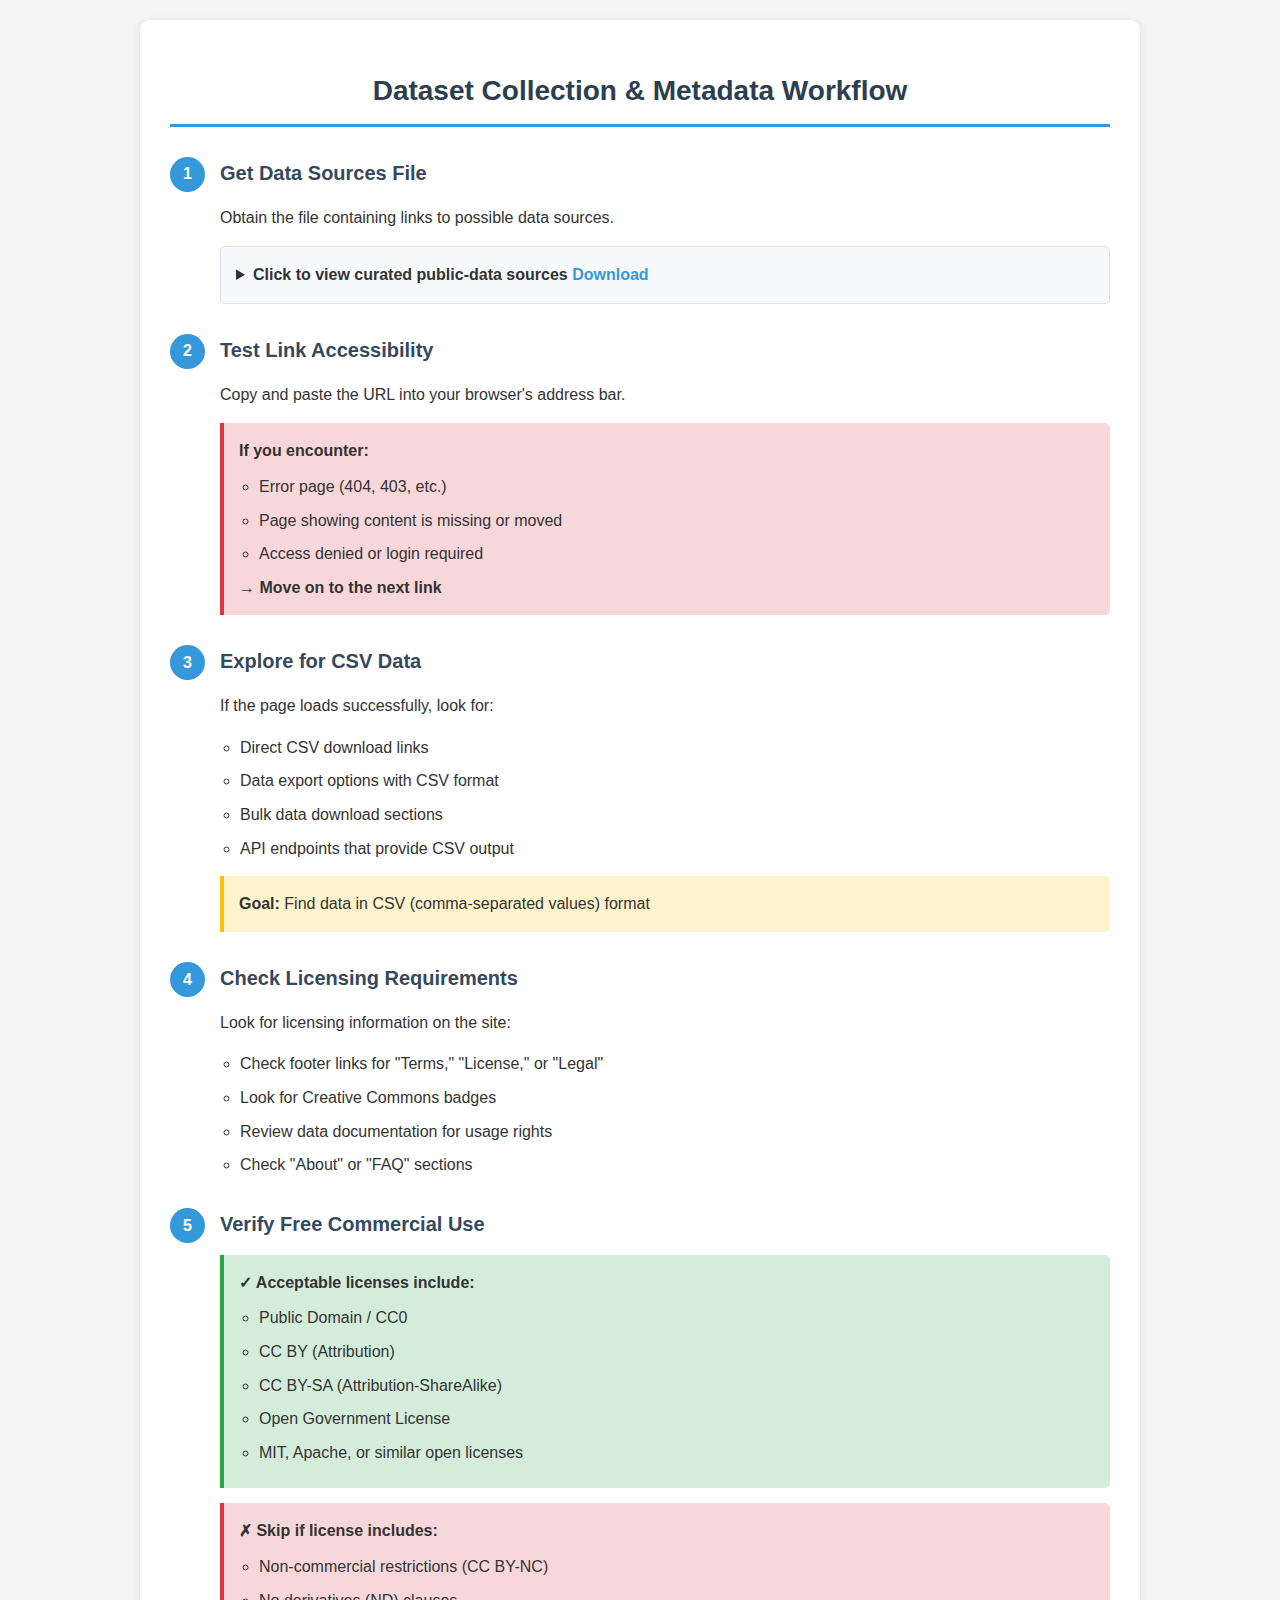
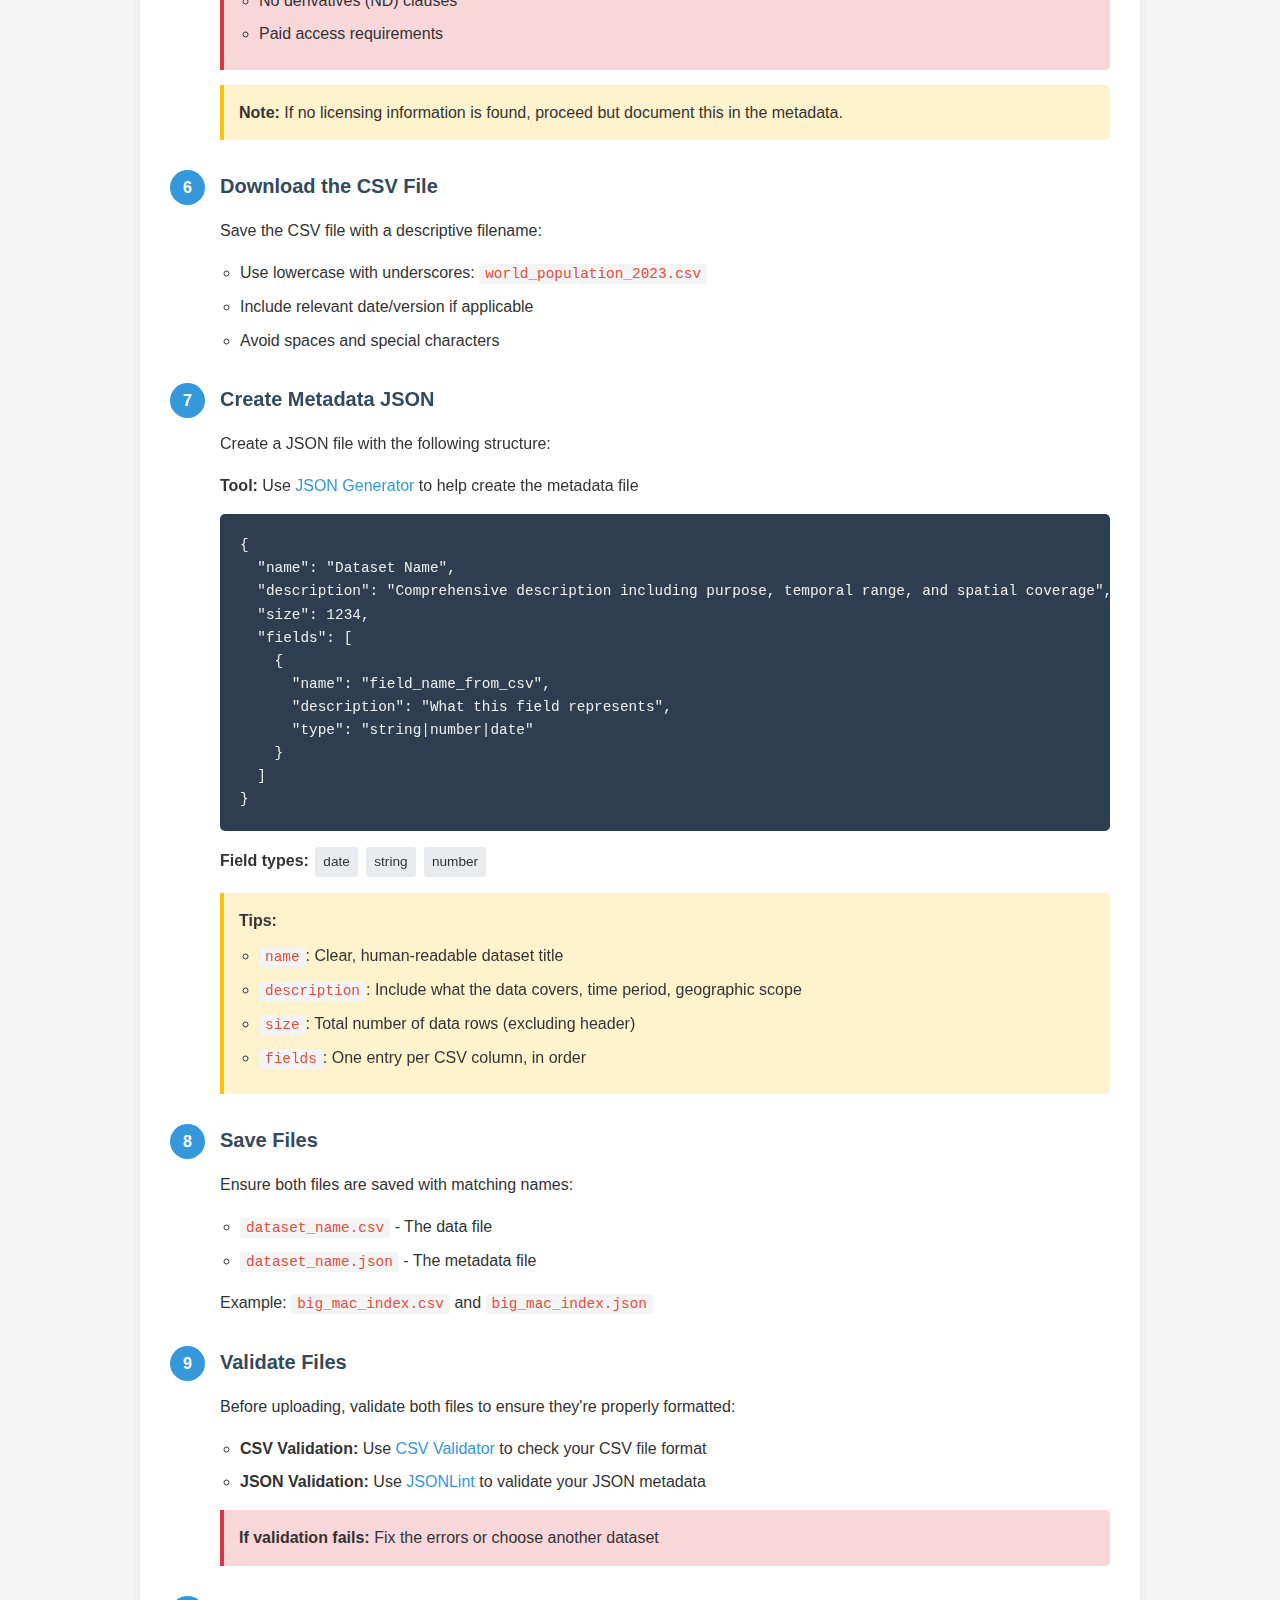
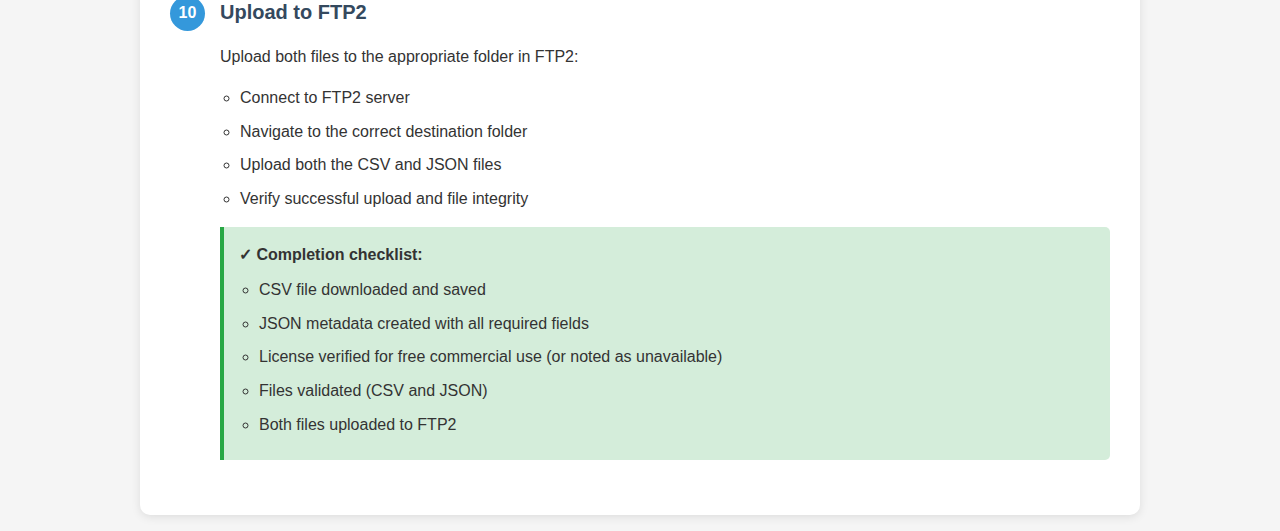
<file: index.html>
<!DOCTYPE html>
<html lang="en">

<head>
  <meta charset="UTF-8" />
  <meta name="viewport" content="width=device-width, initial-scale=1.0" />
  <title>Dataset Collection & Metadata Workflow</title>
  <link rel="stylesheet" href="index.css" />
</head>

<body>
  <div class="container">
    <h1>Dataset Collection & Metadata Workflow</h1>
    
    <ol>
      <li>
        <h2>Get Data Sources File</h2>
        <p>Obtain the file containing links to possible data sources.</p>
        <details>
          <summary>Click to view curated public-data sources <a href="/sources.csv" target="_blank" rel="noopener">Download</a></summary>
          <ul class="details-sources">
            <li><a href="https://www.bls.gov/cpi/" target="_blank" rel="noopener">U.S. Consumer Price Index (CPI)</a></li>
            <li><a href="https://www.bls.gov/cps/" target="_blank" rel="noopener">U.S. Unemployment Rate</a></li>
            <li><a href="https://databank.worldbank.org/source/world-development-indicators" target="_blank" rel="noopener">World Development Indicators</a></li>
            <li><a href="https://fred.stlouisfed.org/series/SP500" target="_blank" rel="noopener">S&amp;P 500 Historical Prices</a></li>
            <li><a href="https://www.blockchain.com/charts/market-price" target="_blank" rel="noopener">Bitcoin Price History</a></li>
            <li><a href="https://comtrade.un.org/data" target="_blank" rel="noopener">UN Comtrade Global Trade</a></li>
            <li><a href="https://www.economist.com/big-mac-index" target="_blank" rel="noopener">Big Mac Index</a></li>
            <li><a href="https://wid.world/data/" target="_blank" rel="noopener">World Inequality Database</a></li>
            <li><a href="https://fred.stlouisfed.org/" target="_blank" rel="noopener">Federal Reserve Economic Data (FRED)</a></li>
            <li><a href="https://stats.oecd.org/" target="_blank" rel="noopener">OECD Economic Outlook</a></li>
            <li><a href="https://population.un.org/wpp/" target="_blank" rel="noopener">UN World Population Prospects</a></li>
            <li><a href="https://population.un.org/wup/" target="_blank" rel="noopener">UN World Urbanization Prospects</a></li>
            <li><a href="https://www.census.gov/data.html" target="_blank" rel="noopener">U.S. Census Data</a></li>
            <li><a href="https://worldhappiness.report/" target="_blank" rel="noopener">World Happiness Report</a></li>
            <li><a href="https://dataunodc.un.org/" target="_blank" rel="noopener">UNODC Homicide Data</a></li>
            <li><a href="https://www.unhcr.org/refugee-statistics/" target="_blank" rel="noopener">UNHCR Refugee Statistics</a></li>
            <li><a href="https://www.oecd.org/pisa/data/" target="_blank" rel="noopener">OECD PISA Scores</a></li>
            <li><a href="https://www.ssa.gov/oact/babynames/limits.html" target="_blank" rel="noopener">U.S. Baby Names</a></li>
            <li><a href="https://www.transparency.org/en/cpi" target="_blank" rel="noopener">Corruption Perceptions Index</a></li>
            <li><a href="https://github.com/fivethirtyeight/data" target="_blank" rel="noopener">FiveThirtyEight Data Repository</a></li>
            <li><a href="https://github.com/CSSEGISandData/COVID-19" target="_blank" rel="noopener">Johns Hopkins COVID-19</a></li>
            <li><a href="https://www.who.int/data/gho" target="_blank" rel="noopener">WHO Global Health Observatory</a></li>
            <li><a href="https://data.worldbank.org/indicator/SP.DYN.LE00.IN" target="_blank" rel="noopener">Life Expectancy - World Bank</a></li>
            <li><a href="https://github.com/owid/covid-19-data/tree/master/public/data/vaccinations" target="_blank" rel="noopener">COVID-19 Vaccination Data (OWID)</a></li>
            <li><a href="https://gco.iarc.fr/today/data-sources-methods" target="_blank" rel="noopener">GLOBOCAN Cancer Stats</a></li>
            <li><a href="https://world.openfoodfacts.org/data" target="_blank" rel="noopener">Open Food Facts</a></li>
            <li><a href="https://open.fda.gov/data/faers/" target="_blank" rel="noopener">FDA Adverse Event Reporting System</a></li>
            <li><a href="https://www.who.int/teams/global-malaria-programme/reports/world-malaria-report-2023" target="_blank" rel="noopener">WHO Malaria Statistics</a></li>
            <li><a href="https://apps.who.int/nha/database" target="_blank" rel="noopener">WHO Health Expenditure</a></li>
            <li><a href="https://www.yelp.com/dataset" target="_blank" rel="noopener">Yelp Open Dataset</a></li>
            <!-- Additional sources continue here... -->
          </ul>
        </details>
      </li>

      <li>
        <h2>Test Link Accessibility</h2>
        <p>Copy and paste the URL into your browser's address bar.</p>
        <div class="warning">
          <strong>If you encounter:</strong>
          <ul>
            <li>Error page (404, 403, etc.)</li>
            <li>Page showing content is missing or moved</li>
            <li>Access denied or login required</li>
          </ul>
          <strong>→ Move on to the next link</strong>
        </div>
      </li>

      <li>
        <h2>Explore for CSV Data</h2>
        <p>If the page loads successfully, look for:</p>
        <ul>
          <li>Direct CSV download links</li>
          <li>Data export options with CSV format</li>
          <li>Bulk data download sections</li>
          <li>API endpoints that provide CSV output</li>
        </ul>
        <div class="note">
          <strong>Goal:</strong> Find data in CSV (comma-separated values) format
        </div>
      </li>

      <li>
        <h2>Check Licensing Requirements</h2>
        <p>Look for licensing information on the site:</p>
        <ul>
          <li>Check footer links for "Terms," "License," or "Legal"</li>
          <li>Look for Creative Commons badges</li>
          <li>Review data documentation for usage rights</li>
          <li>Check "About" or "FAQ" sections</li>
        </ul>
      </li>

      <li>
        <h2>Verify Free Commercial Use</h2>
        <div class="success">
          <strong>✓ Acceptable licenses include:</strong>
          <ul>
            <li>Public Domain / CC0</li>
            <li>CC BY (Attribution)</li>
            <li>CC BY-SA (Attribution-ShareAlike)</li>
            <li>Open Government License</li>
            <li>MIT, Apache, or similar open licenses</li>
          </ul>
        </div>
        <div class="warning">
          <strong>✗ Skip if license includes:</strong>
          <ul>
            <li>Non-commercial restrictions (CC BY-NC)</li>
            <li>No derivatives (ND) clauses</li>
            <li>Paid access requirements</li>
          </ul>
        </div>
        <div class="note">
          <strong>Note:</strong> If no licensing information is found, proceed but document this in the metadata.
        </div>
      </li>

      <li>
        <h2>Download the CSV File</h2>
        <p>Save the CSV file with a descriptive filename:</p>
        <ul>
          <li>Use lowercase with underscores: <code>world_population_2023.csv</code></li>
          <li>Include relevant date/version if applicable</li>
          <li>Avoid spaces and special characters</li>
        </ul>
      </li>

      <li>
        <h2>Create Metadata JSON</h2>
        <p>Create a JSON file with the following structure:</p>
        <p><strong>Tool:</strong> Use <a href="json/generate.html" target="_blank" rel="noopener">JSON Generator</a> to help create the metadata file</p>
        <pre><code>{
  "name": "Dataset Name",
  "description": "Comprehensive description including purpose, temporal range, and spatial coverage",
  "size": 1234,
  "fields": [
    {
      "name": "field_name_from_csv",
      "description": "What this field represents",
      "type": "string|number|date"
    }
  ]
}</code></pre>
        <p><strong>Field types:</strong> 
          <span class="field-types">date</span> 
          <span class="field-types">string</span> 
          <span class="field-types">number</span>
        </p>
        <div class="note">
          <strong>Tips:</strong>
          <ul>
            <li><code>name</code>: Clear, human-readable dataset title</li>
            <li><code>description</code>: Include what the data covers, time period, geographic scope</li>
            <li><code>size</code>: Total number of data rows (excluding header)</li>
            <li><code>fields</code>: One entry per CSV column, in order</li>
          </ul>
        </div>
      </li>

      <li>
        <h2>Save Files</h2>
        <p>Ensure both files are saved with matching names:</p>
        <ul>
          <li><code>dataset_name.csv</code> - The data file</li>
          <li><code>dataset_name.json</code> - The metadata file</li>
        </ul>
        <p>Example: <code>big_mac_index.csv</code> and <code>big_mac_index.json</code></p>
      </li>

      <li>
        <h2>Validate Files</h2>
        <p>Before uploading, validate both files to ensure they're properly formatted:</p>
        <ul>
          <li><strong>CSV Validation:</strong> Use <a href="https://toolkitbay.com/tkb/tool/csv-validator" target="_blank" rel="noopener">CSV Validator</a> to check your CSV file format</li>
          <li><strong>JSON Validation:</strong> Use <a href="https://jsonlint.com/" target="_blank" rel="noopener">JSONLint</a> to validate your JSON metadata</li>
        </ul>
        <div class="warning">
          <strong>If validation fails:</strong> Fix the errors or choose another dataset
        </div>
      </li>

      <li>
        <h2>Upload to FTP2</h2>
        <p>Upload both files to the appropriate folder in FTP2:</p>
        <ul>
          <li>Connect to FTP2 server</li>
          <li>Navigate to the correct destination folder</li>
          <li>Upload both the CSV and JSON files</li>
          <li>Verify successful upload and file integrity</li>
        </ul>
        <div class="success">
          <strong>✓ Completion checklist:</strong>
          <ul>
            <li>CSV file downloaded and saved</li>
            <li>JSON metadata created with all required fields</li>
            <li>License verified for free commercial use (or noted as unavailable)</li>
            <li>Files validated (CSV and JSON)</li>
            <li>Both files uploaded to FTP2</li>
          </ul>
        </div>
      </li>
    </ol>
  </div>
</body>
</html>
</file>
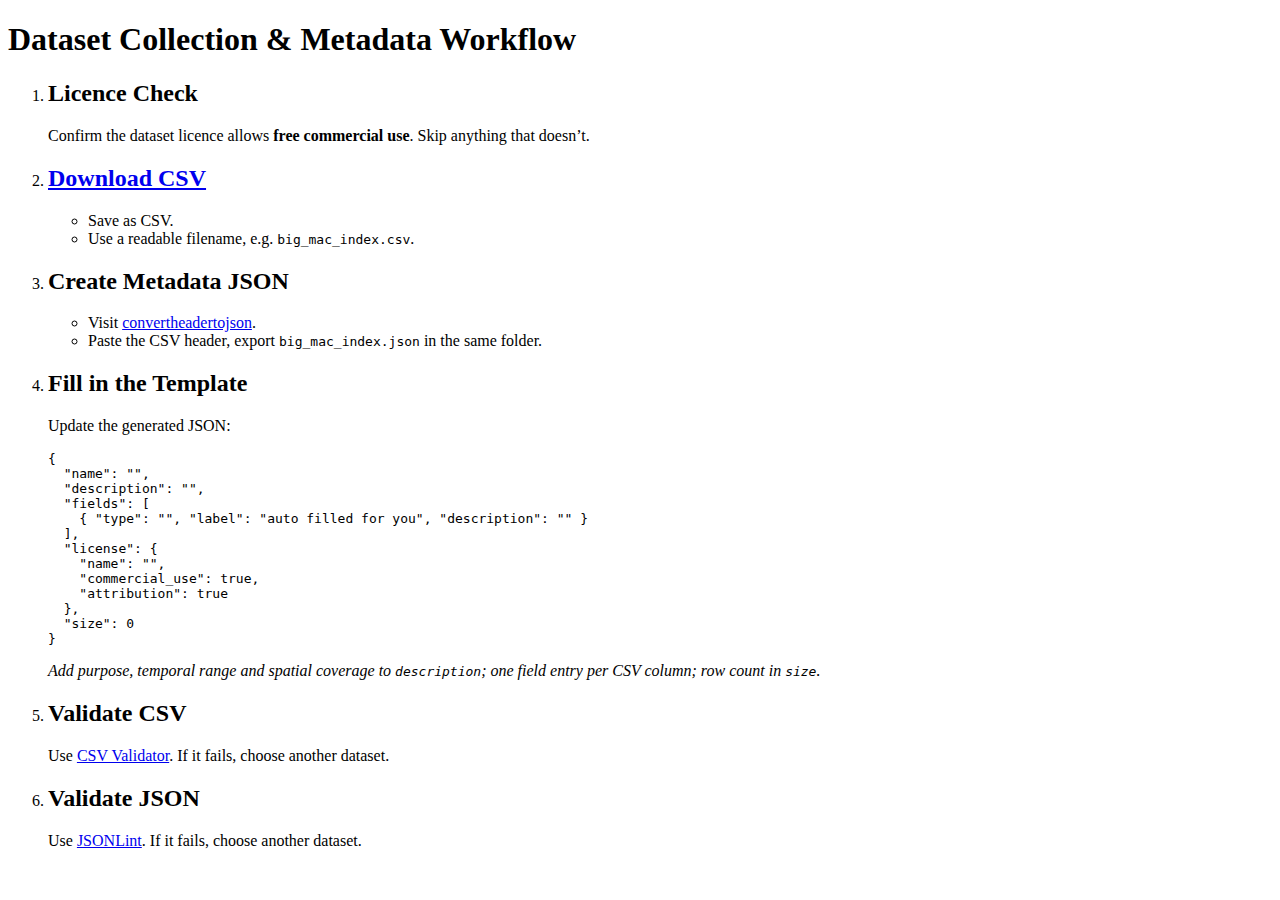
<file: instructions.html>
<!DOCTYPE html>
<html lang="en">
<head>
  <meta charset="UTF-8" />
  <meta name="viewport" content="width=device-width, initial-scale=1.0" />
  <title>Dataset Collection &amp; Metadata Workflow</title>
</head>
<body>
  <div class="container">
    <h1>Dataset Collection &amp; Metadata Workflow</h1>
    <ol>
      <li>
        <h2>Licence Check</h2>
        <p>Confirm the dataset licence allows <strong>free commercial use</strong>. Skip anything that doesn’t.</p>
      </li>
      <li>
        <h2><a href="/sources.csv" target="_blank" rel="noopener">Download CSV</a></h2>
        <ul>
          
          <li>Save as CSV.</li>
          <li>Use a readable filename, e.g. <code>big_mac_index.csv</code>.</li>
        </ul>
      </li>
      <li>
        <h2>Create Metadata JSON</h2>
        <ul>
          <li>Visit <a href="https://convertheadertojson.vercel.app/" target="_blank" rel="noopener">convertheadertojson</a>.</li>
          <li>Paste the CSV header, export <code>big_mac_index.json</code> in the same folder.</li>
        </ul>
      </li>
      <li>
        <h2>Fill in the Template</h2>
        <p>Update the generated JSON:</p>
        <pre class="template"><code>{
  "name": "",
  "description": "",
  "fields": [
    { "type": "", "label": "auto filled for you", "description": "" }
  ],
  "license": {
    "name": "",
    "commercial_use": true,
    "attribution": true
  },
  "size": 0
}</code></pre>
        <p class="note"><em>Add purpose, temporal range and spatial coverage to <code>description</code>; one field entry per CSV column; row count in <code>size</code>.</em></p>
      </li>
      <li>
        <h2>Validate CSV</h2>
        <p>Use <a href="https://toolkitbay.com/tkb/tool/csv-validator" target="_blank" rel="noopener">CSV Validator</a>. If it fails, choose another dataset.</p>
      </li>
      <li>
        <h2>Validate JSON</h2>
        <p>Use <a href="https://jsonlint.com/" target="_blank" rel="noopener">JSONLint</a>. If it fails, choose another dataset.</p>
      </li>
    </ol>
  </div>
</body>
</html>
</file>
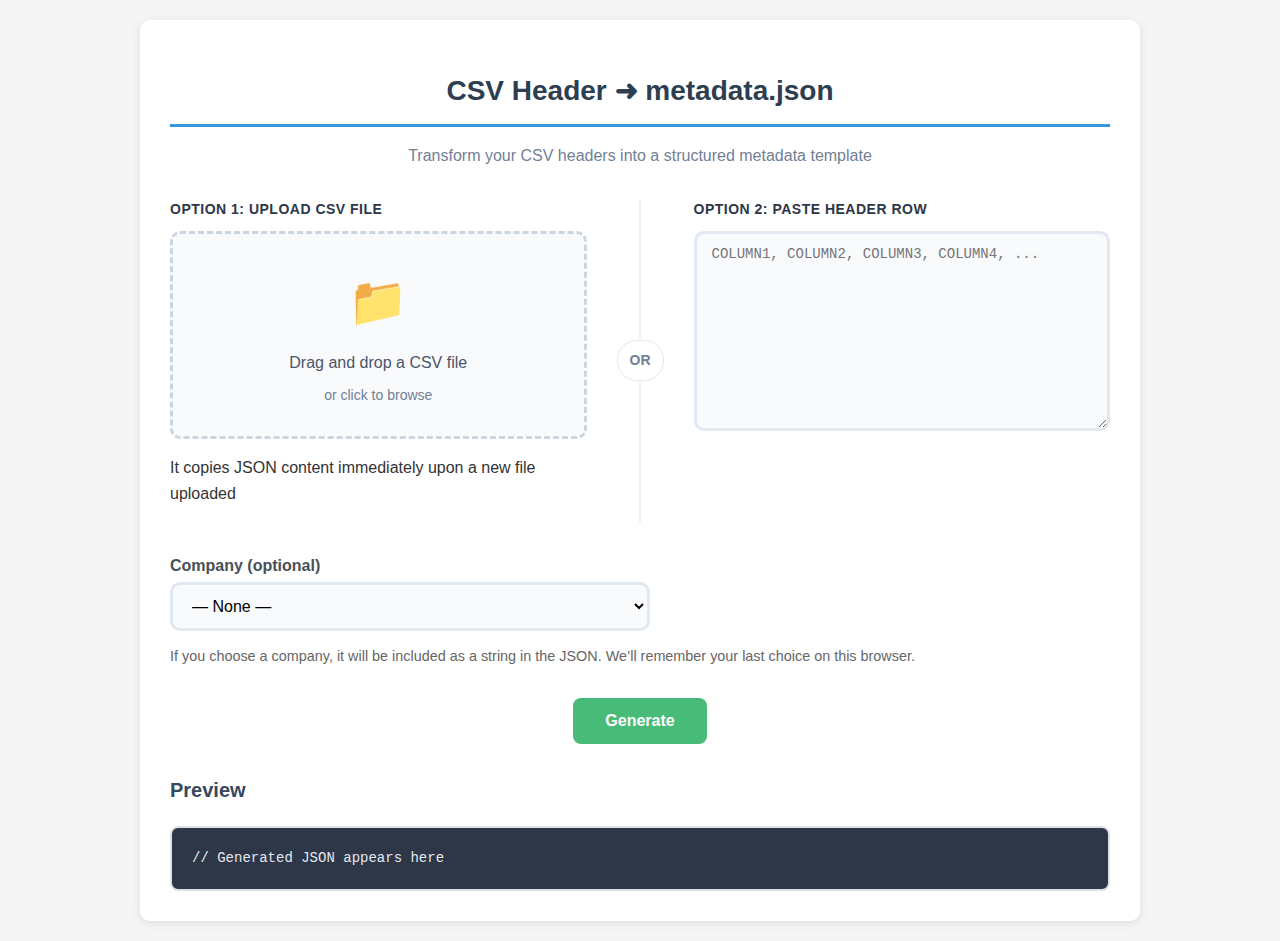
<file: json/generate.html>
<!DOCTYPE html>
<html lang="en">
<head>
<meta charset="UTF-8">
<title>CSV Header ➜ metadata.json</title>
<meta name="viewport" content="width=device-width,initial-scale=1">
<link rel="stylesheet" href="../index.css" />
</head>
<body>
<div class="container">
    <h1>CSV Header ➜ metadata.json</h1>
    <p class="subtitle">Transform your CSV headers into a structured metadata template</p>

    <!-- Side by side input options -->
    <div class="input-section">
        <!-- Option 1: Drag and Drop -->
        <div class="input-option">
            <div class="input-option-title">Option 1: Upload CSV File</div>
            <div class="drop-zone" id="drop-zone">
                <div class="drop-zone-icon">📁</div>
                <div class="drop-zone-text">Drag and drop a CSV file</div>
                <div class="drop-zone-hint">or click to browse</div>
            </div>
            <!-- File info display -->
            <div class="file-info" id="file-info">
                <span class="file-info-icon">✓</span>
                <span class="file-info-text" id="file-name"></span>
                <button class="file-info-close" id="clear-file">&times;</button>
            </div>
            <p> It copies JSON content immediately upon a new file uploaded</p>
        </div>
        
        <!-- OR divider -->
        <div class="or-divider">
            <span class="or-text">OR</span>
        </div>
        
        <!-- Option 2: Manual Input -->
        <div class="input-option">
            <div class="input-option-title">Option 2: Paste Header Row</div>
            <div class="textarea-container">
                <textarea id="header" placeholder="COLUMN1, COLUMN2, COLUMN3, COLUMN4, ..."></textarea>
            </div>
        </div>
    </div>

    <!-- Optional: Company selection -->
    <div class="meta-section" style="margin-top: 1rem;">
        <label for="company-select" style="display:block; font-weight:600; margin-bottom: .25rem;">Company (optional)</label>
        <select id="company-select" class="select" style="width:100%; max-width:480px;">
            <option value="">— None —</option>
            <option value="Greenpeace International">Greenpeace International</option>
            <option value="World Wildlife Fund">World Wildlife Fund</option>
            <option value="Amnesty International">Amnesty International</option>
            <option value="Doctors Without Borders">Doctors Without Borders</option>
            <option value="charity: water">charity: water</option>
            <option value="UNHCR">UNHCR</option>
            <option value="Transparency International">Transparency International</option>
            <option value="Khan Academy">Khan Academy</option>
            <option value="WaterAid">WaterAid</option>
            <option value="Electronic Frontier Foundation">Electronic Frontier Foundation</option>
        </select>
        <div class="hint" style="font-size:.9rem; color:#666; margin-top:.25rem;">If you choose a company, it will be included as a string in the JSON. We’ll remember your last choice on this browser.</div>
    </div>
    
    <!-- Hidden file input -->
    <input type="file" id="file-input" accept=".csv,text/csv">

    <!-- Generate button -->
    <div class="action-section">
        <button id="generate" class="btn btn-success generate">
            Generate
        </button>
        
        <div class="info success" id="copy-status" style="display: none;">
            ✓ JSON copied to clipboard!
        </div>
    </div>

    <div class="preview-header">
        <h2 class="preview-title">Preview</h2>
        <button id="copy-preview" class="btn btn-copy" style="display: none;">
            <span>📋</span>
            Copy JSON
        </button>
    </div>
    <div id="output" class="json-output">// Generated JSON appears here</div>
</div>

<script>
// Parse CSV header considering quotes
function parseCSVHeader(text) {
    // Remove BOM if present
    text = text.replace(/^\uFEFF/, '');
    
    // Split on commas that are NOT inside double quotes
    const headers = text.split(/,(?=(?:[^"]*"[^"]*")*[^"]*$)/);
    
    // Clean up headers: remove quotes and trim
    return headers.map(h => {
        h = h.trim();
        // Remove surrounding quotes if present
        if (h.startsWith('"') && h.endsWith('"')) {
            h = h.slice(1, -1);
        }
        return h;
    });
}

// Build the base template; include company only if provided (non-empty string)
function buildTemplate(headers, company) {
    const obj = {
        name: "",
        description: "",
        fields: headers.map(h => ({
            type: "",
            label: h,
            description: ""
        })),
        license: {
            name: "",
            commercial_use: null,
            attribution: null
        },
        size: null
    };

    if (company) {
        obj.company = company; // optional string field
    }

    return obj;
}

// Generate and display JSON
async function generateJSON() {
    const raw = headerTextarea.value.trim();
    if (!raw) {
        alert("Please provide a CSV header row using either option!");
        return;
    }

    const headers = parseCSVHeader(raw);
    const selectedCompany = (companySelect.value || '').trim();
    const jsonObj = buildTemplate(headers, selectedCompany || null);
    const jsonText = JSON.stringify(jsonObj, null, 4);
    
    // Store current JSON for copy button
    currentJSON = jsonText;
    copyPreviewBtn.style.display = 'inline-flex';

    // Show preview
    document.getElementById('output').textContent = jsonText;

    // Copy to clipboard
    try {
        await navigator.clipboard.writeText(jsonText);
        
        // Show success message
        const statusEl = document.getElementById('copy-status');
        statusEl.style.display = 'inline-block';
        
        // Hide message after 3 seconds
        setTimeout(() => {
            statusEl.style.display = 'none';
        }, 3000);
    } catch (err) {
        // Fallback for older browsers
        const textArea = document.createElement('textarea');
        textArea.value = jsonText;
        textArea.style.position = 'fixed';
        textArea.style.left = '-999999px';
        document.body.appendChild(textArea);
        textArea.select();
        
        try {
            document.execCommand('copy');
            
            // Show success message
            const statusEl = document.getElementById('copy-status');
            statusEl.style.display = 'inline-block';
            
            // Hide message after 3 seconds
            setTimeout(() => {
                statusEl.style.display = 'none';
            }, 3000);
        } catch (err) {
            alert('Unable to copy to clipboard. Please copy manually from the preview.');
        }
        
        document.body.removeChild(textArea);
    }
}

// File handling
const dropZone = document.getElementById('drop-zone');
const fileInput = document.getElementById('file-input');
const fileInfo = document.getElementById('file-info');
const fileName = document.getElementById('file-name');
const clearFile = document.getElementById('clear-file');
const headerTextarea = document.getElementById('header');
const companySelect = document.getElementById('company-select');

// localStorage key for company persistence
const COMPANY_STORAGE_KEY = 'selectedCompany';

// Initialize company select from localStorage (default empty if none)
(function initCompanyFromStorage() {
    try {
        const saved = localStorage.getItem(COMPANY_STORAGE_KEY);
        if (saved !== null) {
            companySelect.value = saved;
        } else {
            companySelect.value = '';
        }
    } catch (e) {
        // If localStorage is unavailable, silently ignore
    }
})();

// Persist company selection on change
companySelect.addEventListener('change', () => {
    try {
        localStorage.setItem(COMPANY_STORAGE_KEY, companySelect.value);
    } catch (e) {
        // Ignore storage errors
    }
});

// Click to browse
dropZone.addEventListener('click', () => {
    fileInput.click();
});

// Drag and drop events
dropZone.addEventListener('dragover', (e) => {
    e.preventDefault();
    dropZone.classList.add('drag-over');
});

dropZone.addEventListener('dragleave', () => {
    dropZone.classList.remove('drag-over');
});

dropZone.addEventListener('drop', (e) => {
    e.preventDefault();
    dropZone.classList.remove('drag-over');
    
    const files = e.dataTransfer.files;
    if (files.length > 0) {
        handleFile(files[0]);
    }
});

// File input change
fileInput.addEventListener('change', (e) => {
    if (e.target.files.length > 0) {
        handleFile(e.target.files[0]);
    }
});

// Clear file
clearFile.addEventListener('click', () => {
    fileInput.value = '';
    fileInfo.style.display = 'none';
    headerTextarea.value = '';
});

// Handle file
function handleFile(file) {
    // Check if it's a CSV file
    if (!file.name.endsWith('.csv') && file.type !== 'text/csv') {
        alert('Please upload a CSV file');
        return;
    }
    
    // Show file info
    fileName.textContent = file.name;
    fileInfo.style.display = 'flex';
    
    // Read file
    const reader = new FileReader();
    reader.onload = function(e) {
        const content = e.target.result;
        const lines = content.split(/\r?\n/);
        
        if (lines.length > 0) {
            // Get first non-empty line as header
            const headerLine = lines.find(line => line.trim() !== '');
            if (headerLine) {
                headerTextarea.value = headerLine.trim();
                
                // Visual feedback that content was loaded
                headerTextarea.style.borderColor = '#48bb78';
                headerTextarea.style.backgroundColor = '#f0fff4';
                
                setTimeout(() => {
                    headerTextarea.style.borderColor = '';
                    headerTextarea.style.backgroundColor = '';
                }, 2000);
                
                // Automatically generate JSON after file upload
                generateJSON();
            } else {
                alert('No header row found in the CSV file');
            }
        }
    };
    
    reader.onerror = function() {
        alert('Error reading file');
    };
    
    reader.readAsText(file);
}

// Generate JSON
let currentJSON = null;
const copyPreviewBtn = document.getElementById('copy-preview');

document.getElementById('generate').addEventListener('click', generateJSON);

// Copy preview button
copyPreviewBtn.addEventListener('click', async () => {
    if (!currentJSON) return;
    
    try {
        await navigator.clipboard.writeText(currentJSON);
        
        // Change button text temporarily
        const originalHTML = copyPreviewBtn.innerHTML;
        copyPreviewBtn.innerHTML = '<span>\u2713</span> Copied!';
        copyPreviewBtn.disabled = true;
        
        setTimeout(() => {
            copyPreviewBtn.innerHTML = originalHTML;
            copyPreviewBtn.disabled = false;
        }, 2000);
    } catch (err) {
        // Fallback for older browsers
        const textArea = document.createElement('textarea');
        textArea.value = currentJSON;
        textArea.style.position = 'fixed';
        textArea.style.left = '-999999px';
        document.body.appendChild(textArea);
        textArea.select();
        
        try {
            document.execCommand('copy');
            
            // Change button text temporarily
            const originalHTML = copyPreviewBtn.innerHTML;
            copyPreviewBtn.innerHTML = '<span>\u2713</span> Copied!';
            copyPreviewBtn.disabled = true;
            
            setTimeout(() => {
                copyPreviewBtn.innerHTML = originalHTML;
                copyPreviewBtn.disabled = false;
            }, 2000);
        } catch (err) {
            alert('Unable to copy to clipboard. Please copy manually from the preview.');
        }
        
        document.body.removeChild(textArea);
    }
});
</script>
</body>
</html>
</file>
<file: index.css>
/* ===========================
   Base Styles & Reset
   =========================== */
* {
  box-sizing: border-box;
}

body {
  font-family: -apple-system, BlinkMacSystemFont, 'Segoe UI', Roboto, sans-serif;
  line-height: 1.6;
  color: #333;
  background: #f5f5f5;
  margin: 0;
  padding: 20px;
}

/* ===========================
   Container Styles
   =========================== */
.container {
  max-width: 1000px;
  margin: 0 auto;
  background: white;
  padding: 30px;
  border-radius: 10px;
  box-shadow: 0 2px 10px rgba(0, 0, 0, 0.1);
}

/* ===========================
   Typography
   =========================== */
h1 {
  color: #2c3e50;
  margin-bottom: 10px;
  font-size: 28px;
  text-align: center;
  border-bottom: 3px solid #3498db;
  padding-bottom: 10px;
}

h2 {
  color: #34495e;
  margin-top: 30px;
  margin-bottom: 15px;
  font-size: 20px;
}

h3 {
  color: #34495e;
  margin-top: 20px;
  margin-bottom: 10px;
}

.subtitle {
  text-align: center;
  color: #718096;
  margin-bottom: 30px;
  font-size: 16px;
}

/* ===========================
   Lists
   =========================== */
ol {
  counter-reset: section;
  list-style: none;
  padding-left: 0;
}

ol>li {
  counter-increment: section;
  margin-bottom: 25px;
  position: relative;
  padding-left: 50px;
}

ol>li::before {
  content: counter(section);
  position: absolute;
  left: 0;
  top: 0;
  background: #3498db;
  color: white;
  width: 35px;
  height: 35px;
  border-radius: 50%;
  display: flex;
  align-items: center;
  justify-content: center;
  font-weight: bold;
}

ul {
  margin-top: 10px;
  padding-left: 20px;
}

li ul li {
  margin-bottom: 8px;
}

/* ===========================
   Links
   =========================== */
a {
  color: #3498db;
  text-decoration: none;
}

a:hover {
  text-decoration: underline;
}

/* ===========================
   Code Styles
   =========================== */
code {
  background: #f4f4f4;
  padding: 2px 6px;
  border-radius: 3px;
  font-family: 'Consolas', 'Monaco', monospace;
  font-size: 0.9em;
  color: #e74c3c;
}

pre {
  background: #2c3e50;
  color: #ecf0f1;
  padding: 20px;
  border-radius: 5px;
  overflow-x: auto;
  margin: 15px 0;
}

pre code {
  background: none;
  color: #ecf0f1;
  padding: 0;
}

/* ===========================
   Alert/Info Boxes
   =========================== */
.info {
  background: #d1ecf1;
  border-left: 4px solid #17a2b8;
  padding: 15px;
  margin: 15px 0;
  border-radius: 0 5px 5px 0;
  font-weight: 500;
  display: inline-block;
}

.info.success {
  background: #f0fff4;
  color: #276749;
  border: 1px solid #9ae6b4;
  border-left: 4px solid #28a745;
}

.note {
  background: #fff3cd;
  border-left: 4px solid #ffc107;
  padding: 15px;
  margin: 15px 0;
  border-radius: 0 5px 5px 0;
}

.warning {
  background: #f8d7da;
  border-left: 4px solid #dc3545;
  padding: 15px;
  margin: 15px 0;
  border-radius: 0 5px 5px 0;
}

.success {
  background: #d4edda;
  border-left: 4px solid #28a745;
  padding: 15px;
  margin: 15px 0;
  border-radius: 0 5px 5px 0;
}

/* ===========================
   Input Section Layout
   =========================== */
.input-section {
  display: flex;
  gap: 20px;
  align-items: stretch;
  margin-bottom: 30px;
  position: relative;
}

.input-option {
  flex: 1;
  display: flex;
  flex-direction: column;
}

.input-option-title {
  font-weight: 600;
  color: #2d3748;
  margin-bottom: 10px;
  font-size: 14px;
  text-transform: uppercase;
  letter-spacing: 0.5px;
}

/* OR divider */
.or-divider {
  display: flex;
  align-items: center;
  padding: 0 10px;
  position: relative;
}

.or-divider::before {
  content: '';
  position: absolute;
  top: 0;
  bottom: 0;
  left: 50%;
  width: 1px;
  background: #e2e8f0;
  transform: translateX(-50%);
}

.or-text {
  background: white;
  padding: 8px 12px;
  color: #718096;
  font-weight: 600;
  font-size: 14px;
  z-index: 1;
  border: 1px solid #e2e8f0;
  border-radius: 20px;
}

/* ===========================
   File Upload & Drag/Drop
   =========================== */
.drop-zone {
  border: 3px dashed #cbd5e0;
  border-radius: 10px;
  padding: 30px 20px;
  text-align: center;
  background: #f8fafc;
  transition: all 0.3s ease;
  cursor: pointer;
  flex: 1;
  display: flex;
  flex-direction: column;
  justify-content: center;
  min-height: 200px;
}

.drop-zone:hover {
  border-color: #4299e1;
  background: #ebf8ff;
}

.drop-zone.drag-over {
  border-color: #48bb78;
  background: #f0fff4;
  transform: scale(1.02);
}

.drop-zone-icon {
  font-size: 48px;
  margin-bottom: 10px;
  color: #718096;
}

.drop-zone-text {
  color: #4a5568;
  font-size: 16px;
  margin-bottom: 8px;
  font-weight: 500;
}

.drop-zone-hint {
  color: #718096;
  font-size: 14px;
}

#file-input,
input[type="file"] {
  display: none;
}

.file-input-wrapper {
  position: relative;
  overflow: hidden;
  display: inline-block;
}

.file-input-wrapper input[type=file] {
  position: absolute;
  left: -9999px;
}

.file-input-label {
  background: #3498db;
  color: white;
  padding: 10px 20px;
  border-radius: 5px;
  cursor: pointer;
  display: inline-block;
  transition: background 0.3s;
}

.file-input-label:hover {
  background: #2980b9;
}

.file-info {
  background: #f0fff4;
  border: 1px solid #9ae6b4;
  padding: 10px 15px;
  border-radius: 6px;
  margin-top: 15px;
  display: none;
  align-items: center;
  gap: 10px;
}

.file-info-icon {
  color: #38a169;
}

.file-info-text {
  color: #276749;
  font-size: 14px;
  flex: 1;
}

.file-info-close {
  background: none;
  border: none;
  color: #38a169;
  cursor: pointer;
  font-size: 18px;
  padding: 0 5px;
}

.file-info-close:hover {
  color: #276749;
}

/* ===========================
   Forms
   =========================== */
input[type="text"],
input[type="number"],
input[type="url"],
textarea,
select {
  width: 100%;
  padding: 12px 15px;
  border: 3px solid #e2e8f0;
  border-radius: 10px;
  font-size: 16px;
  margin-bottom: 10px;
  box-sizing: border-box;
  background: #f8fafc;
  transition: all 0.3s;
}

textarea {
  font-family: 'Consolas', 'Monaco', monospace;
  font-size: 14px;
  resize: vertical;
  min-height: 200px;
}

input[type="text"]:focus,
input[type="number"]:focus,
input[type="url"]:focus,
textarea:focus,
select:focus {
  outline: none;
  border-color: #4299e1;
  background: white;
  box-shadow: 0 0 0 3px rgba(66, 153, 225, 0.1);
}

.textarea-container {
  display: flex;
  flex-direction: column;
  flex: 1;
}

label {
  display: block;
  margin-bottom: 5px;
  font-weight: 500;
  color: #495057;
}

.form-group {
  margin-bottom: 20px;
}

.form-row {
  display: flex;
  gap: 15px;
  margin-bottom: 15px;
}

.form-row>* {
  flex: 1;
}

/* ===========================
   Buttons
   =========================== */
button,
.btn {
  padding: 14px 32px;
  border: none;
  border-radius: 8px;
  font-size: 16px;
  font-weight: 600;
  cursor: pointer;
  transition: all 0.3s;
  display: inline-flex;
  align-items: center;
  gap: 8px;
  background: #3498db;
  color: white;
}

button:hover,
.btn:hover {
  background: #2980b9;
  transform: translateY(-1px);
  box-shadow: 0 4px 12px rgba(52, 152, 219, 0.3);
}

button:active,
.btn:active {
  transform: translateY(0);
}

button:disabled,
.btn:disabled {
  background: #cbd5e0;
  cursor: not-allowed;
  transform: none;
}

button:disabled:hover,
.btn:disabled:hover {
  box-shadow: none;
}

/* Button Variants */
.btn-secondary {
  background: #6c757d;
}

.btn-secondary:hover {
  background: #5a6268;
}

.btn-success {
  background: #48bb78;

  align-self: center;
}

.btn-success:hover {
  background: #38a169;
  box-shadow: 0 4px 12px rgba(72, 187, 120, 0.3);
}

.btn-danger {
  background: #dc3545;
}

.btn-danger:hover {
  background: #c82333;
}

.btn-copy {
  background: #5a67d8;
  color: white;
  padding: 8px 16px;
  font-size: 14px;
}

.btn-copy:hover {
  background: #4c51bf;
  box-shadow: 0 4px 12px rgba(90, 103, 216, 0.3);
}

/* ===========================
   Tables
   =========================== */
table {
  width: 100%;
  border-collapse: collapse;
  margin: 20px 0;
}

th,
td {
  padding: 12px;
  text-align: left;
  border-bottom: 1px solid #dee2e6;
}

th {
  background: #f8f9fa;
  font-weight: bold;
  color: #495057;
}

tr:hover {
  background: #f8f9fa;
}

/* ===========================
   Preview Section
   =========================== */
.preview-header {
  display: flex;
  justify-content: space-between;
  align-items: center;
  margin-top: 30px;
  margin-bottom: 15px;
}

.preview-title {
  color: #34495e;
  font-size: 20px;
  font-weight: 600;
  margin: 0;
}

/* ===========================
   Action Section
   =========================== */
.action-section {
  text-align: center;
  margin: 30px 0;

  display: flex;
  flex-direction: column;
}

/* ===========================
   Details/Summary
   =========================== */
details {
  background: #f8f9fa;
  border: 1px solid #dee2e6;
  border-radius: 5px;
  padding: 10px;
  margin: 15px 0;
}

summary {
  cursor: pointer;
  font-weight: bold;
  padding: 5px;
  user-select: none;
}

details[open] summary {
  margin-bottom: 10px;
  border-bottom: 1px solid #dee2e6;
  padding-bottom: 10px;
}

.details-sources {
  max-height: 400px;
  overflow-y: auto;
  padding: 10px 0;
}

.details-sources li {
  margin-bottom: 5px;
}

/* ===========================
   JSON Output
   =========================== */
.json-output {
  background: #2d3748;
  color: #e2e8f0;
  padding: 20px;
  border-radius: 8px;
  font-family: 'Consolas', 'Monaco', monospace;
  font-size: 14px;
  line-height: 1.5;
  overflow-x: auto;
  white-space: pre-wrap;
  word-wrap: break-word;
  max-height: 500px;
  overflow-y: auto;
  border: 2px solid #dee2e6;
  margin-top: 20px;
}

/* ===========================
   Utility Classes
   =========================== */
.field-types {
  display: inline-block;
  background: #e9ecef;
  padding: 4px 8px;
  border-radius: 3px;
  font-size: 0.85em;
  margin: 0 2px;
}

.text-center {
  text-align: center;
}

.mt-3 {
  margin-top: 1rem;
}

.mb-3 {
  margin-bottom: 1rem;
}

.p-3 {
  padding: 1rem;
}

/* ===========================
   Responsive Design
   =========================== */
@media (max-width: 768px) {
  body {
    padding: 10px;
  }

  .container {
    padding: 20px;
  }

  .input-section {
    flex-direction: column;
  }

  .or-divider {
    margin: 20px 0;
    width: 100%;
    justify-content: center;
  }

  .or-divider::before {
    top: 50%;
    left: 0;
    right: 0;
    width: auto;
    height: 1px;
    transform: translateY(-50%);
  }

  .drop-zone,
  textarea {
    min-height: 150px;
  }

  ol>li {
    padding-left: 40px;
  }

  ol>li::before {
    width: 30px;
    height: 30px;
    font-size: 14px;
  }

  .form-row {
    flex-direction: column;
    gap: 0;
  }
}
</file>
